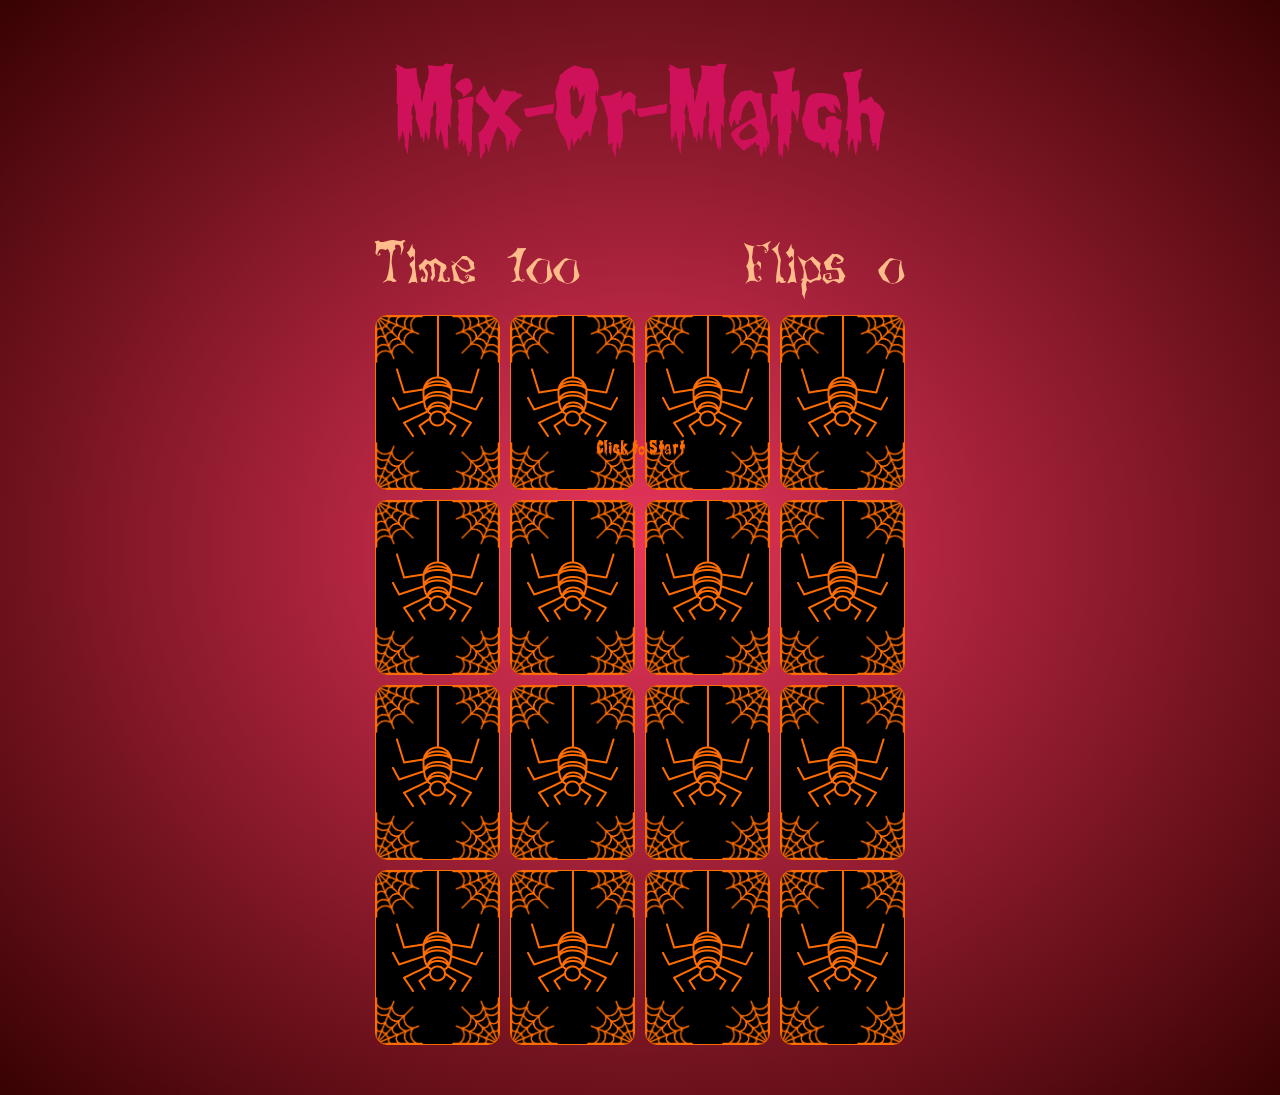
<file: mixormatch/index.html>
<!DOCTYPE html>
<html lang="en">
<head>
  <meta charset="UTF-8">
  <meta name="viewport" content="width=device-width, initial-scale=1.0">
  <meta http-equiv="X-UA-Compatible" content="ie=edge">
  <link href="styles.css" rel="stylesheet">
  <script src="script.js" async></script>
  <title>Mix-Or-Match</title>
</head>
<body>
  <h1 class="page-title">Mix-Or-Match</h1>
  <div class="overlay-text visible">
    Click to Start
  </div>
  <div id="game-over-text" class="overlay-text">
    GAME OVER
    <span class="overlay-text-small">Click to Restart</span>
  </div>
  <div id="victory-text" class="overlay-text">
    VICTORY
    <span class="overlay-text-small">Click to Restart</span>
  </div>

  <div class="game-container">
    <div class="game-info-container">
      <div class="game-info">
        Time <span id="time-remaining">100</span>
      </div>
      <div class="game-info">
        Flips <span id="flips">0</span>
      </div>
    </div>
    <div class="card">
      <div class="card-back card-face">
        <img class="cob-web cob-web-top-left" src="Assets/Images/Cobweb.png">
        <img class="cob-web cob-web-top-right" src="Assets/Images/Cobweb.png">
        <img class="cob-web cob-web-bottom-left" src="Assets/Images/Cobweb.png">
        <img class="cob-web cob-web-bottom-right" src="Assets/Images/Cobweb.png">
        <img class="spider" src="Assets/Images/Spider.png">
      </div>
      <div class="card-front card-face">
        <img class="cob-web cob-web-top-left" src="Assets/Images/CobwebGrey.png">
        <img class="cob-web cob-web-top-right" src="Assets/Images/CobwebGrey.png">
        <img class="cob-web cob-web-bottom-left" src="Assets/Images/CobwebGrey.png">
        <img class="cob-web cob-web-bottom-right" src="Assets/Images/CobwebGrey.png">
        <img class="card-value" src="Assets/Images/Bat.png">
      </div>
    </div>
    <div class="card">
      <div class="card-back card-face">
        <img class="cob-web cob-web-top-left" src="Assets/Images/Cobweb.png">
        <img class="cob-web cob-web-top-right" src="Assets/Images/Cobweb.png">
        <img class="cob-web cob-web-bottom-left" src="Assets/Images/Cobweb.png">
        <img class="cob-web cob-web-bottom-right" src="Assets/Images/Cobweb.png">
        <img class="spider" src="Assets/Images/Spider.png">
      </div>
      <div class="card-front card-face">
        <img class="cob-web cob-web-top-left" src="Assets/Images/CobwebGrey.png">
        <img class="cob-web cob-web-top-right" src="Assets/Images/CobwebGrey.png">
        <img class="cob-web cob-web-bottom-left" src="Assets/Images/CobwebGrey.png">
        <img class="cob-web cob-web-bottom-right" src="Assets/Images/CobwebGrey.png">
        <img class="card-value" src="Assets/Images/Bat.png">
      </div>
    </div>
    <div class="card">
      <div class="card-back card-face">
        <img class="cob-web cob-web-top-left" src="Assets/Images/Cobweb.png">
        <img class="cob-web cob-web-top-right" src="Assets/Images/Cobweb.png">
        <img class="cob-web cob-web-bottom-left" src="Assets/Images/Cobweb.png">
        <img class="cob-web cob-web-bottom-right" src="Assets/Images/Cobweb.png">
        <img class="spider" src="Assets/Images/Spider.png">
      </div>
      <div class="card-front card-face">
        <img class="cob-web cob-web-top-left" src="Assets/Images/CobwebGrey.png">
        <img class="cob-web cob-web-top-right" src="Assets/Images/CobwebGrey.png">
        <img class="cob-web cob-web-bottom-left" src="Assets/Images/CobwebGrey.png">
        <img class="cob-web cob-web-bottom-right" src="Assets/Images/CobwebGrey.png">
        <img class="card-value" src="Assets/Images/Bones.png">
      </div>
    </div>
    <div class="card">
      <div class="card-back card-face">
        <img class="cob-web cob-web-top-left" src="Assets/Images/Cobweb.png">
        <img class="cob-web cob-web-top-right" src="Assets/Images/Cobweb.png">
        <img class="cob-web cob-web-bottom-left" src="Assets/Images/Cobweb.png">
        <img class="cob-web cob-web-bottom-right" src="Assets/Images/Cobweb.png">
        <img class="spider" src="Assets/Images/Spider.png">
      </div>
      <div class="card-front card-face">
        <img class="cob-web cob-web-top-left" src="Assets/Images/CobwebGrey.png">
        <img class="cob-web cob-web-top-right" src="Assets/Images/CobwebGrey.png">
        <img class="cob-web cob-web-bottom-left" src="Assets/Images/CobwebGrey.png">
        <img class="cob-web cob-web-bottom-right" src="Assets/Images/CobwebGrey.png">
        <img class="card-value" src="Assets/Images/Bones.png">
      </div>
    </div>
    <div class="card">
      <div class="card-back card-face">
        <img class="cob-web cob-web-top-left" src="Assets/Images/Cobweb.png">
        <img class="cob-web cob-web-top-right" src="Assets/Images/Cobweb.png">
        <img class="cob-web cob-web-bottom-left" src="Assets/Images/Cobweb.png">
        <img class="cob-web cob-web-bottom-right" src="Assets/Images/Cobweb.png">
        <img class="spider" src="Assets/Images/Spider.png">
      </div>
      <div class="card-front card-face">
        <img class="cob-web cob-web-top-left" src="Assets/Images/CobwebGrey.png">
        <img class="cob-web cob-web-top-right" src="Assets/Images/CobwebGrey.png">
        <img class="cob-web cob-web-bottom-left" src="Assets/Images/CobwebGrey.png">
        <img class="cob-web cob-web-bottom-right" src="Assets/Images/CobwebGrey.png">
        <img class="card-value" src="Assets/Images/Cauldron.png">
      </div>
    </div>
    <div class="card">
      <div class="card-back card-face">
        <img class="cob-web cob-web-top-left" src="Assets/Images/Cobweb.png">
        <img class="cob-web cob-web-top-right" src="Assets/Images/Cobweb.png">
        <img class="cob-web cob-web-bottom-left" src="Assets/Images/Cobweb.png">
        <img class="cob-web cob-web-bottom-right" src="Assets/Images/Cobweb.png">
        <img class="spider" src="Assets/Images/Spider.png">
      </div>
      <div class="card-front card-face">
        <img class="cob-web cob-web-top-left" src="Assets/Images/CobwebGrey.png">
        <img class="cob-web cob-web-top-right" src="Assets/Images/CobwebGrey.png">
        <img class="cob-web cob-web-bottom-left" src="Assets/Images/CobwebGrey.png">
        <img class="cob-web cob-web-bottom-right" src="Assets/Images/CobwebGrey.png">
        <img class="card-value" src="Assets/Images/Cauldron.png">
      </div>
    </div>
    <div class="card">
      <div class="card-back card-face">
        <img class="cob-web cob-web-top-left" src="Assets/Images/Cobweb.png">
        <img class="cob-web cob-web-top-right" src="Assets/Images/Cobweb.png">
        <img class="cob-web cob-web-bottom-left" src="Assets/Images/Cobweb.png">
        <img class="cob-web cob-web-bottom-right" src="Assets/Images/Cobweb.png">
        <img class="spider" src="Assets/Images/Spider.png">
      </div>
      <div class="card-front card-face">
        <img class="cob-web cob-web-top-left" src="Assets/Images/CobwebGrey.png">
        <img class="cob-web cob-web-top-right" src="Assets/Images/CobwebGrey.png">
        <img class="cob-web cob-web-bottom-left" src="Assets/Images/CobwebGrey.png">
        <img class="cob-web cob-web-bottom-right" src="Assets/Images/CobwebGrey.png">
        <img class="card-value" src="Assets/Images/Eye.png">
      </div>
    </div>
    <div class="card">
      <div class="card-back card-face">
        <img class="cob-web cob-web-top-left" src="Assets/Images/Cobweb.png">
        <img class="cob-web cob-web-top-right" src="Assets/Images/Cobweb.png">
        <img class="cob-web cob-web-bottom-left" src="Assets/Images/Cobweb.png">
        <img class="cob-web cob-web-bottom-right" src="Assets/Images/Cobweb.png">
        <img class="spider" src="Assets/Images/Spider.png">
      </div>
      <div class="card-front card-face">
        <img class="cob-web cob-web-top-left" src="Assets/Images/CobwebGrey.png">
        <img class="cob-web cob-web-top-right" src="Assets/Images/CobwebGrey.png">
        <img class="cob-web cob-web-bottom-left" src="Assets/Images/CobwebGrey.png">
        <img class="cob-web cob-web-bottom-right" src="Assets/Images/CobwebGrey.png">
        <img class="card-value" src="Assets/Images/Eye.png">
      </div>
    </div>
    <div class="card">
      <div class="card-back card-face">
        <img class="cob-web cob-web-top-left" src="Assets/Images/Cobweb.png">
        <img class="cob-web cob-web-top-right" src="Assets/Images/Cobweb.png">
        <img class="cob-web cob-web-bottom-left" src="Assets/Images/Cobweb.png">
        <img class="cob-web cob-web-bottom-right" src="Assets/Images/Cobweb.png">
        <img class="spider" src="Assets/Images/Spider.png">
      </div>
      <div class="card-front card-face">
        <img class="cob-web cob-web-top-left" src="Assets/Images/CobwebGrey.png">
        <img class="cob-web cob-web-top-right" src="Assets/Images/CobwebGrey.png">
        <img class="cob-web cob-web-bottom-left" src="Assets/Images/CobwebGrey.png">
        <img class="cob-web cob-web-bottom-right" src="Assets/Images/CobwebGrey.png">
        <img class="card-value" src="Assets/Images/Skull.png">
      </div>
    </div>
    <div class="card">
      <div class="card-back card-face">
        <img class="cob-web cob-web-top-left" src="Assets/Images/Cobweb.png">
        <img class="cob-web cob-web-top-right" src="Assets/Images/Cobweb.png">
        <img class="cob-web cob-web-bottom-left" src="Assets/Images/Cobweb.png">
        <img class="cob-web cob-web-bottom-right" src="Assets/Images/Cobweb.png">
        <img class="spider" src="Assets/Images/Spider.png">
      </div>
      <div class="card-front card-face">
        <img class="cob-web cob-web-top-left" src="Assets/Images/CobwebGrey.png">
        <img class="cob-web cob-web-top-right" src="Assets/Images/CobwebGrey.png">
        <img class="cob-web cob-web-bottom-left" src="Assets/Images/CobwebGrey.png">
        <img class="cob-web cob-web-bottom-right" src="Assets/Images/CobwebGrey.png">
        <img class="card-value" src="Assets/Images/Skull.png">
      </div>
    </div>
    <div class="card">
      <div class="card-back card-face">
        <img class="cob-web cob-web-top-left" src="Assets/Images/Cobweb.png">
        <img class="cob-web cob-web-top-right" src="Assets/Images/Cobweb.png">
        <img class="cob-web cob-web-bottom-left" src="Assets/Images/Cobweb.png">
        <img class="cob-web cob-web-bottom-right" src="Assets/Images/Cobweb.png">
        <img class="spider" src="Assets/Images/Spider.png">
      </div>
      <div class="card-front card-face">
        <img class="cob-web cob-web-top-left" src="Assets/Images/CobwebGrey.png">
        <img class="cob-web cob-web-top-right" src="Assets/Images/CobwebGrey.png">
        <img class="cob-web cob-web-bottom-left" src="Assets/Images/CobwebGrey.png">
        <img class="cob-web cob-web-bottom-right" src="Assets/Images/CobwebGrey.png">
        <img class="card-value" src="Assets/Images/Pumpkin.png">
      </div>
    </div>
    <div class="card">
      <div class="card-back card-face">
        <img class="cob-web cob-web-top-left" src="Assets/Images/Cobweb.png">
        <img class="cob-web cob-web-top-right" src="Assets/Images/Cobweb.png">
        <img class="cob-web cob-web-bottom-left" src="Assets/Images/Cobweb.png">
        <img class="cob-web cob-web-bottom-right" src="Assets/Images/Cobweb.png">
        <img class="spider" src="Assets/Images/Spider.png">
      </div>
      <div class="card-front card-face">
        <img class="cob-web cob-web-top-left" src="Assets/Images/CobwebGrey.png">
        <img class="cob-web cob-web-top-right" src="Assets/Images/CobwebGrey.png">
        <img class="cob-web cob-web-bottom-left" src="Assets/Images/CobwebGrey.png">
        <img class="cob-web cob-web-bottom-right" src="Assets/Images/CobwebGrey.png">
        <img class="card-value" src="Assets/Images/Pumpkin.png">
      </div>
    </div>
    <div class="card">
      <div class="card-back card-face">
        <img class="cob-web cob-web-top-left" src="Assets/Images/Cobweb.png">
        <img class="cob-web cob-web-top-right" src="Assets/Images/Cobweb.png">
        <img class="cob-web cob-web-bottom-left" src="Assets/Images/Cobweb.png">
        <img class="cob-web cob-web-bottom-right" src="Assets/Images/Cobweb.png">
        <img class="spider" src="Assets/Images/Spider.png">
      </div>
      <div class="card-front card-face">
        <img class="cob-web cob-web-top-left" src="Assets/Images/CobwebGrey.png">
        <img class="cob-web cob-web-top-right" src="Assets/Images/CobwebGrey.png">
        <img class="cob-web cob-web-bottom-left" src="Assets/Images/CobwebGrey.png">
        <img class="cob-web cob-web-bottom-right" src="Assets/Images/CobwebGrey.png">
        <img class="card-value" src="Assets/Images/Ghost.png">
      </div>
    </div>
    <div class="card">
      <div class="card-back card-face">
        <img class="cob-web cob-web-top-left" src="Assets/Images/Cobweb.png">
        <img class="cob-web cob-web-top-right" src="Assets/Images/Cobweb.png">
        <img class="cob-web cob-web-bottom-left" src="Assets/Images/Cobweb.png">
        <img class="cob-web cob-web-bottom-right" src="Assets/Images/Cobweb.png">
        <img class="spider" src="Assets/Images/Spider.png">
      </div>
      <div class="card-front card-face">
        <img class="cob-web cob-web-top-left" src="Assets/Images/CobwebGrey.png">
        <img class="cob-web cob-web-top-right" src="Assets/Images/CobwebGrey.png">
        <img class="cob-web cob-web-bottom-left" src="Assets/Images/CobwebGrey.png">
        <img class="cob-web cob-web-bottom-right" src="Assets/Images/CobwebGrey.png">
        <img class="card-value" src="Assets/Images/Ghost.png">
      </div>
    </div>
    <div class="card">
      <div class="card-back card-face">
        <img class="cob-web cob-web-top-left" src="Assets/Images/Cobweb.png">
        <img class="cob-web cob-web-top-right" src="Assets/Images/Cobweb.png">
        <img class="cob-web cob-web-bottom-left" src="Assets/Images/Cobweb.png">
        <img class="cob-web cob-web-bottom-right" src="Assets/Images/Cobweb.png">
        <img class="spider" src="Assets/Images/Spider.png">
      </div>
      <div class="card-front card-face">
        <img class="cob-web cob-web-top-left" src="Assets/Images/CobwebGrey.png">
        <img class="cob-web cob-web-top-right" src="Assets/Images/CobwebGrey.png">
        <img class="cob-web cob-web-bottom-left" src="Assets/Images/CobwebGrey.png">
        <img class="cob-web cob-web-bottom-right" src="Assets/Images/CobwebGrey.png">
        <img class="card-value" src="Assets/Images/Dracula.png">
      </div>
    </div>
    <div class="card">
      <div class="card-back card-face">
        <img class="cob-web cob-web-top-left" src="Assets/Images/Cobweb.png">
        <img class="cob-web cob-web-top-right" src="Assets/Images/Cobweb.png">
        <img class="cob-web cob-web-bottom-left" src="Assets/Images/Cobweb.png">
        <img class="cob-web cob-web-bottom-right" src="Assets/Images/Cobweb.png">
        <img class="spider" src="Assets/Images/Spider.png">
      </div>
      <div class="card-front card-face">
        <img class="cob-web cob-web-top-left" src="Assets/Images/CobwebGrey.png">
        <img class="cob-web cob-web-top-right" src="Assets/Images/CobwebGrey.png">
        <img class="cob-web cob-web-bottom-left" src="Assets/Images/CobwebGrey.png">
        <img class="cob-web cob-web-bottom-right" src="Assets/Images/CobwebGrey.png">
        <img class="card-value" src="Assets/Images/Dracula.png">
      </div>
    </div>
  </div>

</body>
</html>
</file>
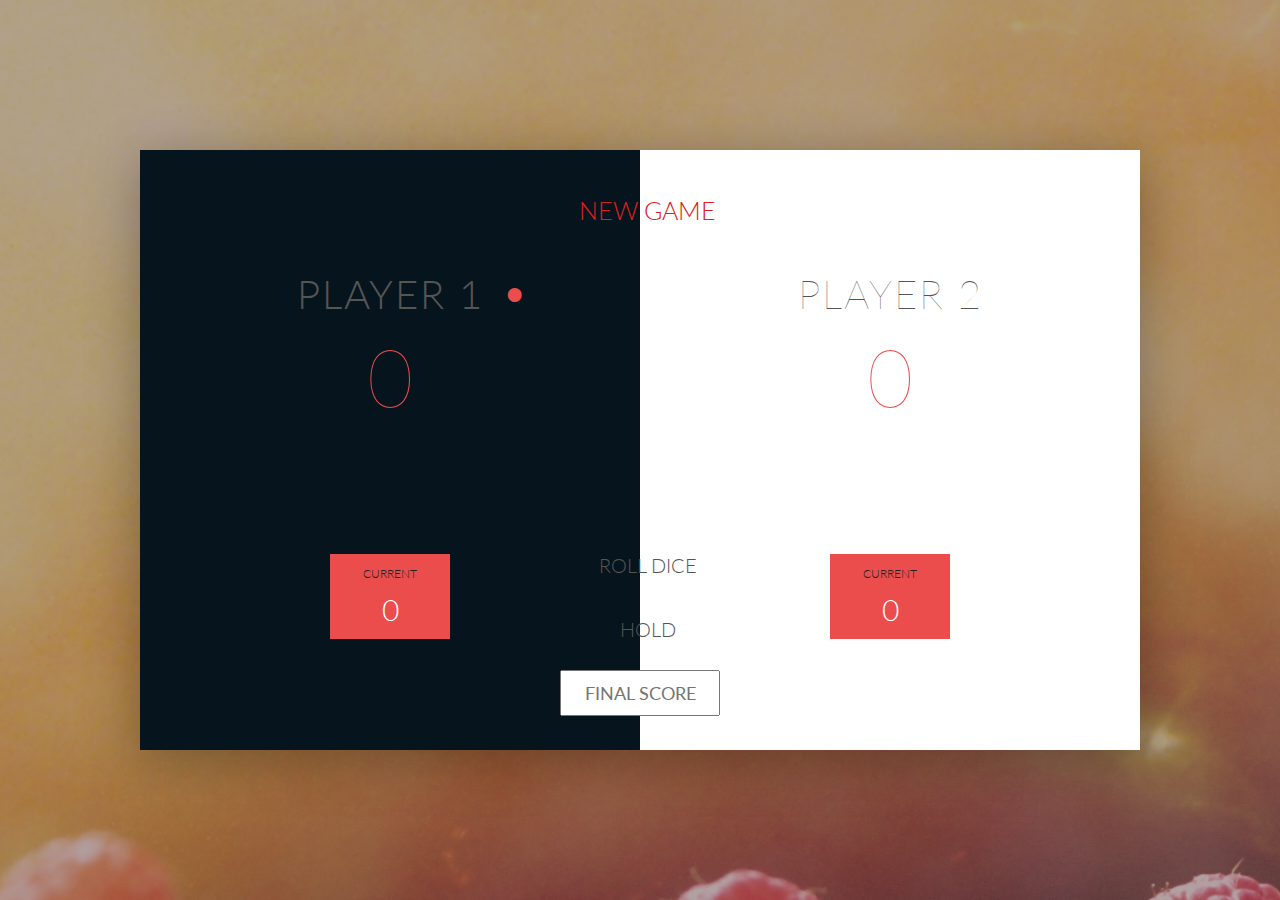
<file: Pig-Game/index.html>
<!DOCTYPE html>
<html lang="en">
    <head>
        <meta charset="UTF-8">
        <link href="https://fonts.googleapis.com/css?family=Lato:100,300,600" rel="stylesheet" type="text/css">
        <link href="http://code.ionicframework.com/ionicons/2.0.1/css/ionicons.min.css" rel="stylesheet" type="text/css">
        <link type="text/css" rel="stylesheet" href="style.css">
        
        <title>Pig Game</title>
    </head>

    <body>
        <div class="wrapper clearfix">
            <div class="player-0-panel active">
                <div class="player-name" id="name-0">Player 1</div>
                <div class="player-score" id="score-0">43</div>
                <div class="player-current-box">
                    <div class="player-current-label">Current</div>
                    <div class="player-current-score" id="current-0">11</div>
                </div>
            </div>
            
            <div class="player-1-panel">
                <div class="player-name" id="name-1">Player 2</div>
                <div class="player-score" id="score-1">72</div>
                <div class="player-current-box">
                    <div class="player-current-label">Current</div>
                    <div class="player-current-score" id="current-1">0</div>
                </div>
            </div>
            
            <button class="btn-new"><i class="ion-ios-plus-outline"></i>New game</button>
            <button class="btn-roll"><i class="ion-ios-loop"></i>Roll dice</button>
            <button class="btn-hold"><i class="ion-ios-download-outline"></i>Hold</button>
            
            <input type="text" placeholder="Final score" class="final-score">
            
            <img src="dice-5.png" alt="Dice" class="dice" id="dice-1">
            <img src="dice-5.png" alt="Dice" class="dice" id="dice-2">
        </div>
        
        <!--<script src="app.js"></script>-->
        <script src="challenges.js"></script>
    </body>
</html>
</file>
<file: mixormatch/styles.css>
@font-face {
    font-family: "Creepy";
    src: url("Assets/Fonts/Creepy.woff") format("woff"),
         url("Assets/Fonts/Creepy.woff2") format("woff2");
}

@font-face {
    font-family: "Lunacy";
    src: url("Assets/Fonts/Lunacy.woff") format("woff"),
         url("Assets/Fonts/Lunacy.woff2") format("woff2");
}

* {
  box-sizing: border-box;
}

html {
  min-height: 100vh;
  cursor: url(Assets/Cursors/Ghost.cur), auto;
  font-family: Lunacy;
}

body {
  margin: 0;
  background: radial-gradient(rgb(233, 53, 92), rgb(56, 2, 2));
}

.page-title {
  color: rgb(206, 17, 89);
  font-family: Creepy, serif;
  font-weight: normal;
  text-align: center;
  font-size: 6em;
}

.game-info-container {
  grid-column: 1 / -1;
  display: flex;
  justify-content: space-between;
}

.game-info {
  color: #FFBB89;
  font-size: 4em;
}

.game-container {
  margin: 50px auto;
  display: grid;
  grid-template-columns: repeat(4, auto);
  grid-gap: 10px;
  justify-content: center;
  perspective: 500px;
}

.card {
  position: relative;
  cursor: url("Assets/Cursors/GhostHover.cur"), auto;
  height: 175px;
  width: 125px;
}

.card-face {
  position: absolute;
  display: flex;
  justify-content: center;
  align-items: center;
  width: 100%;
  height: 100%;
  border-radius: 12px;
  border-width: 1px;
  border-style: solid;
  overflow: hidden;
  transition: transform 500ms ease-in-out;
  backface-visibility: hidden;
}

.card.visible .card-back {
  transform: rotateY(-180deg); 
}

.card.visible .card-front {
  transform: rotateY(0); 
}

.card.matched .card-front .card-value {
  animation: dance 1s linear infinite 500ms;
}

.card-back {
  background-color: black;
  border-color: #FF6D00;
  transform: rotateY(0); 
}

.cob-web {
  position: absolute;
  transition: width 100ms ease-in-out, height 100ms ease-in-out;
  width: 47px;
  height: 47px;
}

.card-face:hover .cob-web {
  width: 52px;
  height: 52px;
}

.cob-web-top-left {
  transform: rotate(270deg);
  top: 0;
  left: 0;
}

.cob-web-top-right {
  top: 0;
  right: 0;
}

.cob-web-bottom-left {
  transform: rotate(180deg);
  bottom: 0;
  left: 0;
}

.cob-web-bottom-right {
  transform: rotate(90deg);
  bottom: 0;
  right: 0;
}

.spider {
  align-self: flex-start;
  transition: transform 100ms ease-in-out;
  transform: translateY(-10px);
}

.card-back:hover .spider {
  transform: translateY(0);
}

.card-value {
  position: relative;
  transition: transform 100ms ease-in-out;
  transform: scale(.9);
}

.card-front:hover .card-value {
  transform: scale(1);
}

.card-front {
  background-color: #FFBB89;
  border-color: #333;
  transform: rotateY(180deg);
}

.overlay-text {
  top: 0;
  left: 0;
  right: 0;
  bottom: 0;
  z-index: 100;
  display: none;
  position: fixed;
  justify-content: center;
  align-items: center;
  flex-direction: column;
  color: #FF6D00;
  font-family: Creepy, serif;
  transition: background-color 500ms, font-size 500ms;
}

.overlay-text-small {
  font-size: .3em;
}

.overlay-text.visible {
  display: flex;
  animation: overlay-grow 500ms forwards;
}

@keyframes dance {
  0%, 100% {
    transform: rotate(0)
  }
  25% {
    transform: rotate(-30deg)
  }
  75% {
    transform: rotate(30deg)
  }
}

@keyframes overlay-grow {
  from {
    background-color: rgba(0, 0, 0, 0);
    font-size: 0;
  }
  to {
    background-color: rgba(0, 0, 0, .8);
    font-size: 10em;
  }
}

@media (max-width: 600px) {
  .game-container {
    grid-template-columns: repeat(2, auto)
  }

  .game-info-container {
    flex-direction: column;
    align-items: center;
  }
}
</file>
<file: Pig-Game/style.css>
/**********************************************
*** GENERAL
**********************************************/

.final-score {
    position: absolute;
    left: 50%;
    transform: translateX(-50%);
    top: 520px;
    color: #555;
    font-size: 18px;
    font-family: 'Lato';
    text-align: center;
    padding: 10px;
    width: 160px;
    text-transform: uppercase;
}

.final-score:focus { outline: none; }

#dice-1 { top: 120px; }
#dice-2 { top: 250px; }


* {
    margin: 0;
    padding: 0;
    box-sizing: border-box;
    
}

.clearfix::after {
    content: "";
    display: table;
    clear: both;
}

body {
    background-image: linear-gradient(rgba(62, 20, 20, 0.4), rgba(62, 20, 20, 0.4)), url(back.jpg);
    background-size: cover;
    background-position: center;
    font-family: Lato;
    font-weight: 300;
    position: relative;
    height: 100vh;
    color: #555;
}

.wrapper {
    width: 1000px;
    position: absolute;
    top: 50%;
    left: 50%;
    transform: translate(-50%, -50%);
    background-color: #fff;
    box-shadow: 0px 10px 50px rgba(0, 0, 0, 0.3);
    overflow: hidden;
}

.player-0-panel,
.player-1-panel {
    width: 50%;
    float: left;
    height: 600px;
    padding: 100px;
}



/**********************************************
*** PLAYERS
**********************************************/

.player-name {
    font-size: 40px;
    text-align: center;
    text-transform: uppercase;
    letter-spacing: 2px;
    font-weight: 100;
    margin-top: 20px;
    margin-bottom: 10px;
    position: relative;
}

.player-score {
    text-align: center;
    font-size: 80px;
    font-weight: 100;
    color: #EB4D4D;
    margin-bottom: 130px;
}

.active { background-color: #06141d; }
.active .player-name { font-weight: 300; }

.active .player-name::after {
    content: "\2022";
    font-size: 47px;
    position: absolute;
    color: #EB4D4D;
    top: -7px;
    right: 10px;
    
}

.player-current-box {
    background-color: #EB4D4D;
    color: #fff;
    width: 40%;
    margin: 0 auto;
    padding: 12px;
    text-align: center;
}

.player-current-label {
    text-transform: uppercase;
    margin-bottom: 10px;
    font-size: 12px;
    color: #222;
}

.player-current-score {
    font-size: 30px;
}

button {
    position: absolute;
    width: 200px;
    left: 50%;
    transform: translateX(-50%);
    color: #555;
    background: none;
    border: none;
    font-family: Lato;
    font-size: 20px;
    text-transform: uppercase;
    cursor: pointer;
    font-weight: 300;
    transition: background-color 0.3s, color 0.3s;
}

button:hover { font-weight: 600; }
button:hover i { margin-right: 20px; }

button:focus {
    outline: none;
}

i {
    color: #EB4D4D;
    display: inline-block;
    margin-right: 15px;
    font-size: 32px;
    line-height: 1;
    vertical-align: text-top;
    margin-top: -4px;
    transition: margin 0.3s;
}

.btn-new { top: 45px; font-size: 25px; color: rgb(218, 33, 33);}
.btn-roll { top: 403px;}
.btn-hold { top: 467px;}

.dice {
    position: absolute;
    left: 50%;
    top: 178px;
    transform: translateX(-50%);
    height: 100px;
    box-shadow: 0px 10px 60px rgba(0, 0, 0, 0.10);
}

.winner { background-color: #f7f7f7; }
.winner .player-name { font-weight: 300; color: #EB4D4D; }
</file>
